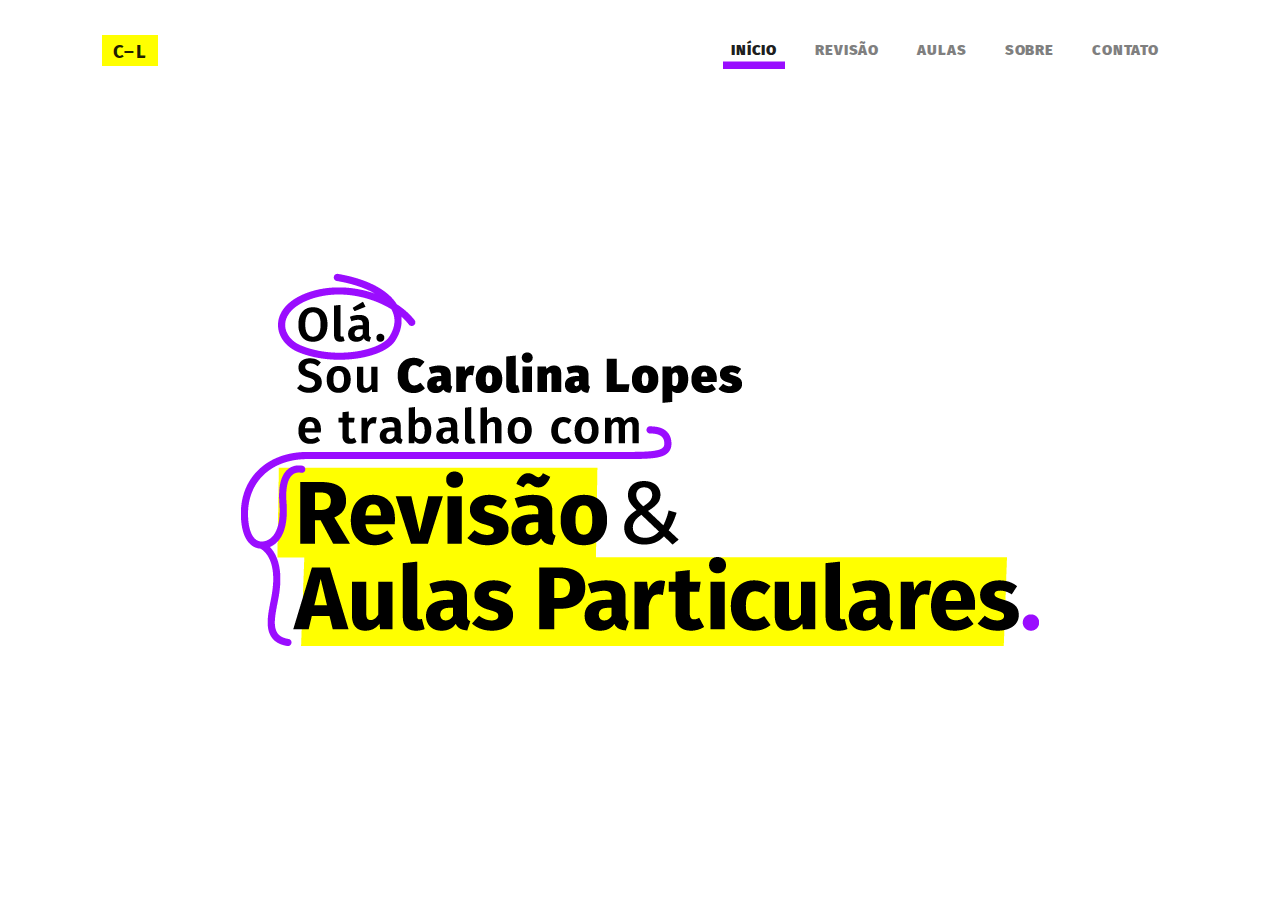
<file: index.html>
<!DOCTYPE html>
<html lang="pt-br">
<head>
	<!-- Required meta tags -->
	<meta charset="utf-8">
	<meta name="viewport" content="width=device-width, initial-scale=1, shrink-to-fit=no">

	<!-- CSS Principal -->
	<link rel="stylesheet" type="text/css" href="css/principal.css">

	<!-- CSS Custom Animate -->
	<link rel="stylesheet" type="text/css" href="css/custom-animate.css">

	<!-- Bootstrap 4.1.0 -->
	<link rel="stylesheet" href="css/bootstrap.min.css">
	<!-- Animate.css -->
	<link rel="stylesheet" href="css/animate.css">
	<!-- Fira Sans -->
	<link href="https://fonts.googleapis.com/css?family=Fira+Sans:400,900" rel="stylesheet">
	<!-- Font Awesome -->
	<link rel="stylesheet" href="https://use.fontawesome.com/releases/v5.0.10/css/all.css" integrity="sha384-+d0P83n9kaQMCwj8F4RJB66tzIwOKmrdb46+porD/OvrJ+37WqIM7UoBtwHO6Nlg" crossorigin="anonymous">

	<title>C-L Revisão e Aulas Particulares</title>
</head>
<body>
<div class="container d-flex h-100 p-3 mx-auto flex-column">

	<!-- Container da navbar, necess. para altura 100% -->
	<header class="masthead mb-auto"> 
		<!-- Raiz da navbar -->
		<nav class="navbar navbar-expand-lg navbar-light"> 
			<!-- Botão toggler de navbar mobile -->
			<button class="navbar-toggler" type="button" data-toggle="collapse" data-target="#navbarTogglerDemo03" aria-controls="navbarTogglerDemo03" aria-expanded="false" aria-label="Toggle navigation">
				<span class="navbar-toggler-icon"></span>
			</button>
			<!-- Logotipo -->
			<a id="CL-logo" class="navbar-brand" href="#"><strong>C&ndash;L</strong></a>
			<!-- Toggler -->
			<div id="navbarTogglerDemo03" class="collapse navbar-collapse">
				<!-- Links da navbar -->
				<ul class="navbar-nav ml-auto my-2">
					<li class="nav-item active">
						<a class="nav-link" href="index.html">Início<span class="sr-only">(current)</span></a>
					</li>
					<li class="nav-item">
						<a class="nav-link" href="revisao.html">Revisão</a>
					</li>
					<li class="nav-item">
						<a class="nav-link" href="aulas.html">Aulas</a>
					</li>
					<li class="nav-item">
						<a class="nav-link" href="sobre.html">Sobre</a>
					</li>
					<li class="nav-item">
						<a class="nav-link" href="contato.html">Contato</a>
					</li>
					<span></span>
				</ul>
			</div>
			
		</nav>
	</header>


	<main role="main" class="inner">

		<div class="row justify-content-center mx-0">

			<div class="d-none d-md-block"><img class="img-fluid pb-5" srcset="Graphics/capa/capa-lg.png 1x, Graphics/capa/capa-lg@2x.png 2x, Graphics/capa/capa-lg@3x.png 3x"></div>

			<div class="d-md-none"><img class="img-fluid pb-5" srcset="Graphics/capa/capa-sm.png"></div>

		</div>
	</main>
	
<!--Container principal
	<main role="main" class="inner">
		<div class="row justify-content-center align-items-center">
			<div class="col d-none d-md-block"><img class="mx-auto mw-100 pb-5" src="Graphics/capa/capa-lg.png"></div>
			<div class="col-auto d-md-none"><img class="mx-auto mw-100 pb-5" src="Graphics/capa/capa-sm.png"></div>
		</div>
	</main>-->

	<!-- Container footer necessário para altura 100% -->
	<footer class="mastfood mt-auto mx-auto"></footer> 

</div>

	<!-- Bootsrap JS, Popper, Jquery -->
	<script src="https://code.jquery.com/jquery-3.3.1.slim.min.js" integrity="sha384-q8i/X+965DzO0rT7abK41JStQIAqVgRVzpbzo5smXKp4YfRvH+8abtTE1Pi6jizo" crossorigin="anonymous"></script>
	<script src="js/bootstrap.bundle.min.js"></script>
</body>
</html>
</file>
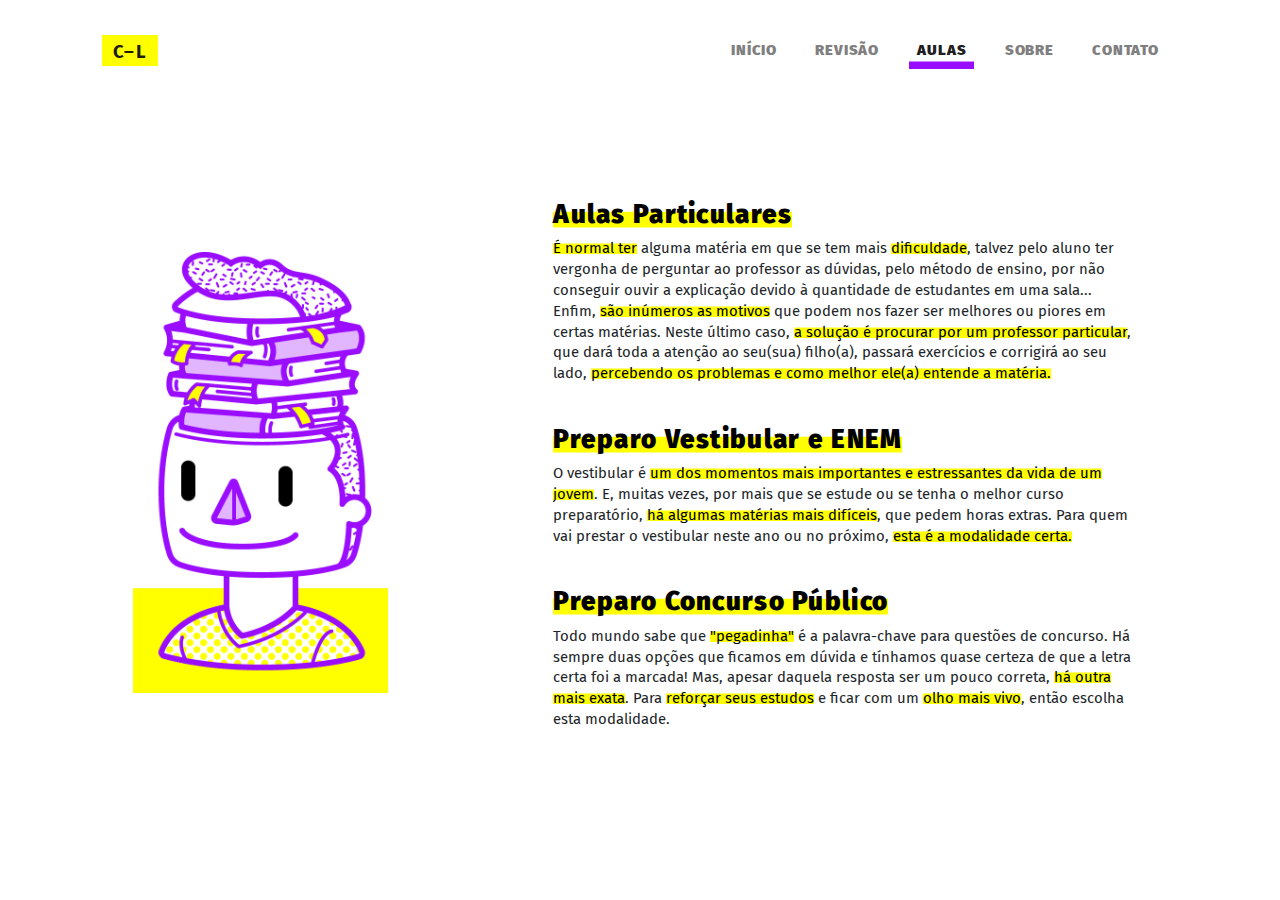
<file: aulas.html>
<!DOCTYPE html>
<html lang="pt-br">
<head>
	<!-- Required meta tags -->
	<meta charset="utf-8">
	<meta name="viewport" content="width=device-width, initial-scale=1, shrink-to-fit=no">

	<!-- CSS Principal -->
	<link rel="stylesheet" type="text/css" href="css/principal.css">

	<!-- CSS Custom Animate -->
	<link rel="stylesheet" type="text/css" href="css/custom-animate.css">

	<!-- Bootstrap 4.1.0 -->
	<link rel="stylesheet" href="css/bootstrap.min.css">
	<!-- Animate.css -->
	<link rel="stylesheet" href="css/animate.css">
	<!-- Fira Sans -->
	<link href="https://fonts.googleapis.com/css?family=Fira+Sans:400,900" rel="stylesheet">
	<!-- Font Awesome -->
	<link rel="stylesheet" href="https://use.fontawesome.com/releases/v5.0.10/css/all.css" integrity="sha384-+d0P83n9kaQMCwj8F4RJB66tzIwOKmrdb46+porD/OvrJ+37WqIM7UoBtwHO6Nlg" crossorigin="anonymous">

	<title>C-L Revisão e Aulas Particulares</title>
</head>
<body>
<div class="container d-flex h-100 p-3 mx-auto flex-column">

	<!-- Container da navbar, necess. para altura 100% -->
	<header class="masthead mb-auto"> 
		<!-- Raiz da navbar -->
		<nav class="navbar navbar-expand-lg navbar-light"> 
			<!-- Botão toggler de navbar mobile -->
			<button class="navbar-toggler" type="button" data-toggle="collapse" data-target="#navbarTogglerDemo03" aria-controls="navbarTogglerDemo03" aria-expanded="false" aria-label="Toggle navigation">
				<span class="navbar-toggler-icon"></span>
			</button>
			<!-- Logotipo -->
			<a id="CL-logo" class="navbar-brand" href="#"><strong>C&ndash;L</strong></a>
			<!-- Toggler -->
			<div id="navbarTogglerDemo03" class="collapse navbar-collapse">
				<!-- Links da navbar -->
				<ul class="navbar-nav ml-auto my-2">
					<li class="nav-item">
						<a class="nav-link" href="index.html">Início </a>
					</li>
					<li class="nav-item">
						<a class="nav-link" href="revisao.html">Revisão</a>
					</li>
					<li class="nav-item active">
						<a class="nav-link" href="aulas.html">Aulas<span class="sr-only">(current)</span></a>
					</li>
					<li class="nav-item">
						<a class="nav-link" href="sobre.html">Sobre</a>
					</li>
					<li class="nav-item">
						<a class="nav-link" href="contato.html">Contato</a>
					</li>
					<span></span>
				</ul>
			</div>
			
		</nav>
	</header>

	<!-- Container principal -->
	<main role="main" class="inner">
		<!-- Coluna central -->
		<div class="row justify-content-center align-items-center mb-4">
			<!-- Coluna esquerda com ilustração -->
			<div class="col-7 col-md-5 col-lg-3">
				<img class="mx-auto d-block mw-100 my-5" src="Graphics/2x/Aulas-1@2x.png">
			</div>
			<!-- divisor responsivo -->
			<div class="w-100 d-lg-none"></div>
			<!-- Coluna direita com texto e ícones -->
			<div class="col col-md-11 col-lg-8 text-center text-lg-left">
				<div class="row">
					<div class="col-12 col-lg-2 text-lg-right">
						<h3><i class="ser-fas fas fa-book"></i></h3>
					</div>
					<div class="col px-4">
						<h3><mark class="undermark">Aulas Particulares</mark></h3>
						<p><mark>É normal ter</mark> alguma matéria em que se tem mais <mark>diﬁculdade</mark>, talvez pelo aluno ter vergonha de perguntar ao professor as dúvidas, pelo método de ensino, por não conseguir ouvir a explicação devido à quantidade de estudantes em uma sala... Enﬁm, <mark>são inúmeros as motivos</mark> que podem nos fazer ser melhores ou piores em certas matérias. Neste último caso, <mark>a solução é procurar por um professor particular</mark>, que dará toda a atenção ao seu(sua) ﬁlho(a), passará exercícios e corrigirá ao seu lado, <mark>percebendo os problemas e como melhor ele(a) entende a matéria.</mark></p>
					</div>
				</div>
				<div class="row mt-4">
					<div class="col-12 col-lg-2 text-lg-right">
						<h3><i class="ser-fas fas fa-graduation-cap"></i></h3>
					</div>
					<div class="col px-4">
						<h3><mark class="undermark">Preparo Vestibular e ENEM</mark></h3>
						<p>O vestibular é <mark>um dos momentos mais importantes e estressantes da vida de um jovem</mark>. E, muitas vezes, por mais que se estude ou se tenha o melhor curso preparatório, <mark>há algumas matérias mais difíceis</mark>, que pedem horas extras. Para quem vai prestar o vestibular neste ano ou no próximo, <mark>esta é a modalidade certa.</mark></p>
					</div>
				</div>
				<div class="row mt-4">
					<div class="col-12 col-lg-2 text-lg-right">
						<h3><i class="ser-fas fas fa-briefcase"></i></h3>
					</div>
					<div class="col px-4">
						<h3><mark class="undermark">Preparo Concurso Público</mark></h3>
						<p>Todo mundo sabe que <mark>"pegadinha"</mark> é a palavra-chave para questões de concurso. Há sempre duas opções que ficamos em dúvida e tínhamos quase certeza de que a letra certa foi a marcada! Mas, apesar daquela resposta ser um pouco correta, <mark>há outra mais exata</mark>. Para <mark>reforçar seus estudos</mark> e ficar com um <mark>olho mais vivo</mark>, então escolha esta modalidade.</p>
					</div>
				</div>
			</div>
		</div>
	</main>
	<!-- Container footer necessário para altura 100% -->
	<footer class="mastfood mt-auto mx-auto"></footer>
</div>

	<!-- Bootsrap JS, Popper, Jquery -->
	<script src="https://code.jquery.com/jquery-3.3.1.slim.min.js" integrity="sha384-q8i/X+965DzO0rT7abK41JStQIAqVgRVzpbzo5smXKp4YfRvH+8abtTE1Pi6jizo" crossorigin="anonymous"></script>
	<script src="js/bootstrap.bundle.min.js"></script>
</body>
</html>
</file>
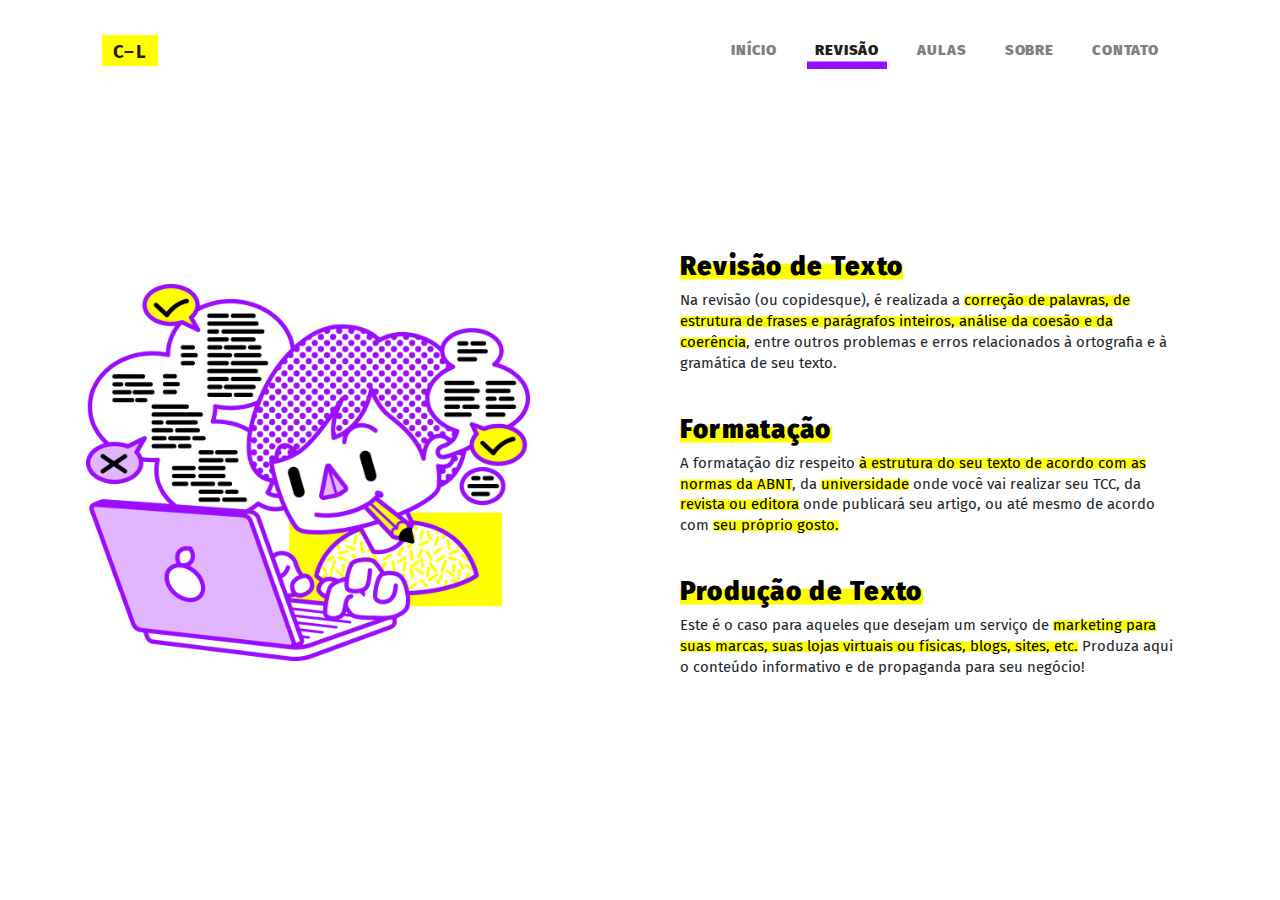
<file: revisao.html>
<!DOCTYPE html>
<html lang="pt-br">
<head>
	<!-- Required meta tags -->
	<meta charset="utf-8">
	<meta name="viewport" content="width=device-width, initial-scale=1, shrink-to-fit=no">

	<!-- CSS Principal -->
	<link rel="stylesheet" type="text/css" href="css/principal.css">

	<!-- CSS Custom Animate -->
	<link rel="stylesheet" type="text/css" href="css/custom-animate.css">

	<!-- Bootstrap 4.1.0 -->
	<link rel="stylesheet" href="css/bootstrap.min.css">
	<!-- Animate.css -->
	<link rel="stylesheet" href="css/animate.css">
	<!-- Fira Sans -->
	<link href="https://fonts.googleapis.com/css?family=Fira+Sans:400,900" rel="stylesheet">
	<!-- Font Awesome -->
	<link rel="stylesheet" href="https://use.fontawesome.com/releases/v5.0.10/css/all.css" integrity="sha384-+d0P83n9kaQMCwj8F4RJB66tzIwOKmrdb46+porD/OvrJ+37WqIM7UoBtwHO6Nlg" crossorigin="anonymous">

	<title>C-L Revisão e Aulas Particulares</title>
</head>
<body>
	<div class="container d-flex h-100 p-3 mx-auto flex-column">

		<!-- Container da navbar, necess. para altura 100% -->
		<header class="masthead mb-auto"> 
			<!-- Raiz da navbar -->
			<nav class="navbar navbar-expand-lg navbar-light"> 
				<!-- Botão toggler de navbar mobile -->
				<button class="navbar-toggler" type="button" data-toggle="collapse" data-target="#navbarTogglerDemo03" aria-controls="navbarTogglerDemo03" aria-expanded="false" aria-label="Toggle navigation">
					<span class="navbar-toggler-icon"></span>
				</button>
				<!-- Logotipo -->
				<a id="CL-logo" class="navbar-brand" href="#"><strong>C&ndash;L</strong></a>
				<!-- Toggler -->
				<div id="navbarTogglerDemo03" class="collapse navbar-collapse">
					<!-- Links da navbar -->
					<ul class="navbar-nav ml-auto my-2">
						<li class="nav-item">
							<a class="nav-link" href="index.html">Início </a>
						</li>
						<li class="nav-item active">
							<a class="nav-link" href="revisao.html">Revisão<span class="sr-only">(current)</span></a>
						</li>
						<li class="nav-item">
							<a class="nav-link" href="aulas.html">Aulas</a>
						</li>
						<li class="nav-item">
							<a class="nav-link" href="sobre.html">Sobre</a>
						</li>
						<li class="nav-item">
							<a class="nav-link" href="contato.html">Contato</a>
						</li>
						<span></span>
					</ul>
				</div>
				
			</nav>
		</header>

		<!-- Container principal -->
		<main role="main" class="inner">
			<!-- Coluna central -->
			<div class="row justify-content-center align-items-center mb-4">
				<!-- Coluna esquerda com ilustração -->
				<div class="col-11 col-md-7 col-lg-5">
					<img class="mx-auto d-block mw-100 my-5" src="Graphics/2x/Revisao-1@2x.png">
				</div>
				<!-- divisor responsivo -->
				<div class="w-100 d-lg-none"></div>
				<!-- Coluna direita com texto e ícones -->
				<div class="col col-md-11 col-lg-7 text-center text-lg-left">
					<div class="row">
						<div class="col-12 col-lg-2 text-lg-right">
							<h3><i class="ser-fas fas fa-search"></i></h3>
						</div>
						<div class="col px-4">
							<h3><mark class="undermark">Revisão de Texto</mark></h3>
							<p>Na revisão (ou copidesque), é realizada a <mark>correção de palavras, de estrutura de frases e parágrafos inteiros, análise da coesão e da coerência</mark>, entre outros problemas e erros relacionados à ortografia e à gramática de seu texto.</p>
						</div>
					</div>
					<div class="row mt-4">
						<div class="col-12 col-lg-2 text-lg-right">
							<h3><i class="ser-fas fas fa-indent"></i></h3>
						</div>
						<div class="col px-4">
							<h3><mark class="undermark">Formatação</mark></h3>
							<p>A formatação diz respeito <mark>à estrutura do seu texto de acordo com as normas da ABNT</mark>, da <mark>universidade</mark> onde você vai realizar seu TCC, da <mark>revista ou editora</mark> onde publicará seu artigo, ou até mesmo de acordo com <mark>seu próprio gosto.</mark></p>
						</div>
					</div>
					<div class="row mt-4">
						<div class="col-12 col-lg-2 text-lg-right">
							<h3><i class="ser-fas fas fa-pencil-alt"></i></h3>
						</div>
						<div class="col px-4">
							<h3><mark class="undermark">Produção de Texto</mark></h3>
							<p>Este é o caso para aqueles que desejam um serviço de <mark>marketing para suas marcas, suas lojas virtuais ou físicas, blogs, sites, etc.</mark> Produza aqui o conteúdo informativo e de propaganda para seu negócio!</p>
						</div>
					</div>
				</div>
			</div>
		</main>
		<!-- Container footer necessário para altura 100% -->
		<footer class="mastfood mt-auto mx-auto"></footer>
	</div>

	<!-- Bootsrap JS, Popper, Jquery -->
	<script src="https://code.jquery.com/jquery-3.3.1.slim.min.js" integrity="sha384-q8i/X+965DzO0rT7abK41JStQIAqVgRVzpbzo5smXKp4YfRvH+8abtTE1Pi6jizo" crossorigin="anonymous"></script>
	<script src="js/bootstrap.bundle.min.js"></script>
</body>
</html>
</file>
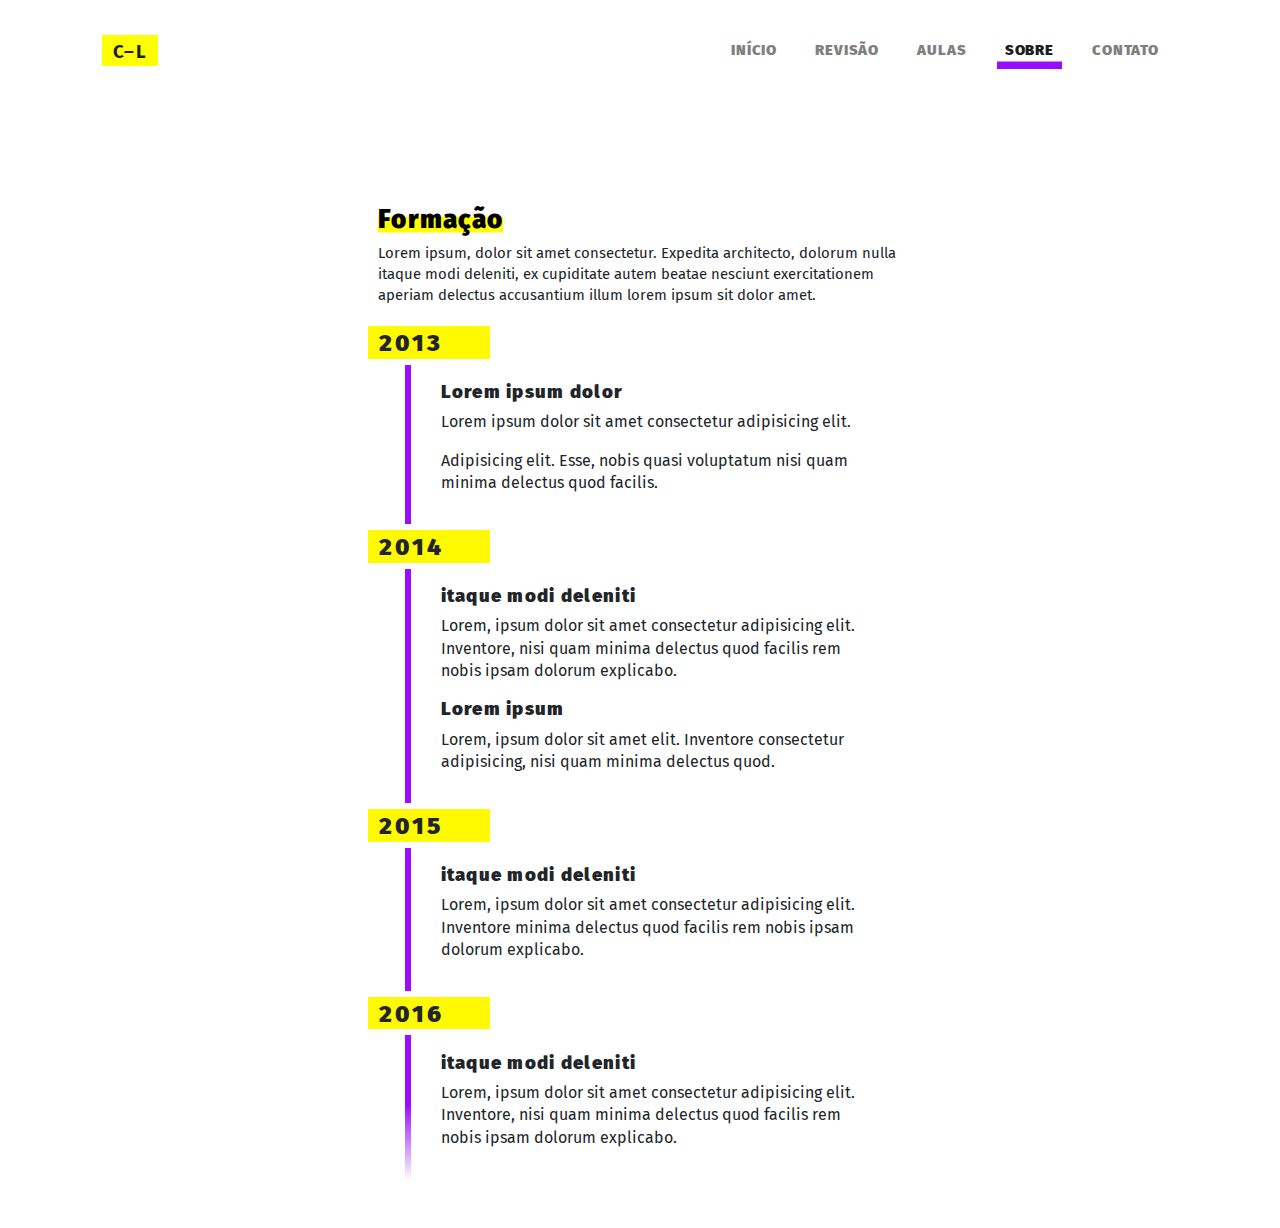
<file: sobre.html>
<!DOCTYPE html>
<html lang="pt-br">
<head>
	<!-- Required meta tags -->
	<meta charset="utf-8">
	<meta name="viewport" content="width=device-width, initial-scale=1, shrink-to-fit=no">

	<!-- CSS Principal -->
	<link rel="stylesheet" type="text/css" href="css/principal.css">
	<!-- CSS da Timeline -->
	<link rel="stylesheet" type="text/css" href="css/timeline.css">
	<!-- CSS Custom Animate -->
	<link rel="stylesheet" type="text/css" href="css/custom-animate.css">

	<!-- Bootstrap 4.1.0 -->
	<link rel="stylesheet" href="css/bootstrap.min.css">
	<!-- Animate.css -->
	<link rel="stylesheet" href="css/animate.css">
	<!-- Fira Sans -->
	<link href="https://fonts.googleapis.com/css?family=Fira+Sans:400,900" rel="stylesheet">
	<!-- Font Awesome -->
	<link rel="stylesheet" href="https://use.fontawesome.com/releases/v5.0.10/css/all.css" integrity="sha384-+d0P83n9kaQMCwj8F4RJB66tzIwOKmrdb46+porD/OvrJ+37WqIM7UoBtwHO6Nlg" crossorigin="anonymous">

	<title>C-L Revisão e Aulas Particulares</title>
</head>
<body>
<div class="container d-flex h-100 p-3 mx-auto flex-column">

	<!-- Container da navbar, necess. para altura 100% -->
	<header class="masthead mb-auto"> 
		<!-- Raiz da navbar -->
		<nav class="navbar navbar-expand-lg navbar-light"> 
			<!-- Botão toggler de navbar mobile -->
			<button class="navbar-toggler" type="button" data-toggle="collapse" data-target="#navbarTogglerDemo03" aria-controls="navbarTogglerDemo03" aria-expanded="false" aria-label="Toggle navigation">
				<span class="navbar-toggler-icon"></span>
			</button>
			<!-- Logotipo -->
			<a id="CL-logo" class="navbar-brand" href="#"><strong>C&ndash;L</strong></a>
			<!-- Toggler -->
			<div id="navbarTogglerDemo03" class="collapse navbar-collapse">
				<!-- Links da navbar -->
				<ul class="navbar-nav ml-auto my-2">
					<li class="nav-item">
						<a class="nav-link" href="index.html">Início </a>
					</li>
					<li class="nav-item">
						<a class="nav-link" href="revisao.html">Revisão</a>
					</li>
					<li class="nav-item">
						<a class="nav-link" href="aulas.html">Aulas</a>
					</li>
					<li class="nav-item active">
						<a class="nav-link" href="sobre.html">Sobre<span class="sr-only">(current)</span></a>
					</li>
					<li class="nav-item">
						<a class="nav-link" href="contato.html">Contato</a>
					</li>
					<span></span>
				</ul>
			</div>
			
		</nav>
	</header>

	<!-- Container principal -->
	<main role="main" class="inner container">
		<!-- Coluna central -->

		<div class="row justify-content-center align-items-center mb-5">
			<div class="col col-md-8 col-lg-6 time-margin">
				<h3><mark class="undermark">Formação</mark></h3>
				<p>Lorem ipsum, dolor sit amet consectetur. Expedita architecto, dolorum nulla itaque modi deleniti, ex cupiditate autem beatae nesciunt exercitationem aperiam delectus accusantium illum lorem ipsum sit dolor amet.</p>

				<div class="timeline-item" date-is='2013'>
					<h5>Lorem ipsum dolor</h5>
					<p>
						Lorem ipsum dolor sit amet consectetur adipisicing elit.
					</p>
					<p>
						Adipisicing elit. Esse, nobis quasi voluptatum nisi quam minima delectus quod facilis.
					</p>
				</div>
				
				<div class="timeline-item" date-is='2014'>
					<h5>itaque modi deleniti</h5>
					<p>
						Lorem, ipsum dolor sit amet consectetur adipisicing elit. Inventore, nisi quam minima delectus quod facilis rem nobis ipsam dolorum explicabo.
					</p>

					<h5>Lorem ipsum</h5>
					<p>
						Lorem, ipsum dolor sit amet elit. Inventore consectetur adipisicing, nisi quam minima delectus quod.
					</p>
				</div>

				<div class="timeline-item" date-is='2015'>
					<h5>itaque modi deleniti</h5>
					<p>
						Lorem, ipsum dolor sit amet consectetur adipisicing elit. Inventore minima delectus quod facilis rem nobis ipsam dolorum explicabo.
					</p>
				</div>

				<div class="timeline-item" date-is='2016'>
					<h5>itaque modi deleniti</h5>
					<p>
						Lorem, ipsum dolor sit amet consectetur adipisicing elit. Inventore, nisi quam minima delectus quod facilis rem nobis ipsam dolorum explicabo.
					</p>
				</div>

			</div>

		</div>
	</main>
	<!-- Container footer necessário para altura 100% -->
	<footer class="mastfood mt-auto mx-auto"></footer>
</div>

	<!-- Bootsrap JS, Popper, Jquery -->
	<script src="https://code.jquery.com/jquery-3.3.1.slim.min.js" integrity="sha384-q8i/X+965DzO0rT7abK41JStQIAqVgRVzpbzo5smXKp4YfRvH+8abtTE1Pi6jizo" crossorigin="anonymous"></script>
	<script src="js/bootstrap.bundle.min.js"></script>
</body>
</html>
</file>
<file: css/principal.css>
/* * {
	box-shadow: inset 0 0 0 1px rgba(0, 255, 0, 0.3);
} */

body {
	height: 100vh;
	display: -ms-flexbox;
	display: -webkit-box;
	display: flex;
	-ms-flex-pack: center;
	-webkit-box-pack: center;
	justify-content: center;
	/*typography*/
	line-height: 1.4 !important;
	/* font-size: 1.7vh !important; */
}

/*Tipografia responsiva*/

@media (max-width: 767.98px) {
	body {
	font-size: 1.3rem !important;
	}
	.ser-fas.fas {
	font-size: 3rem !important;
	}
	.contato-P {
	font-size: 1.3 !important;
	}
}

@media (min-width: 768px) and (max-width: 991.98px) {
	body {
	font-size: 1.2rem !important;
	}
	.ser-fas.fas {
	font-size: 3rem !important;
	}
	.contato-P {
	font-size: 1.2rem !important;
	}
}

@media (min-width: 992px) {
	body {
	font-size: 0.93rem !important;
	}
	.ser-fas.fas {
	font-size: 2rem !important;
	}
	.contato-P {
	font-size: 1.5rem !important;
	}
}

/*Estilo do logotipo*/

#CL-logo {
	background-color: #ffff00;
	padding: 0.25rem 0.7rem 0.1rem 0.7rem;
	letter-spacing: 0.08rem !important;
}

/*Estilo dos ícones Font Awesome*/

.fas {
	color: #990dff !important;
	/* margin-bottom: 1rem; */
}

/*Estilo dos títulos*/

.h1, .h2, .h3, .h4, .h5, .h6, h1, h2, h3, h4, h5, h6 {
	font-weight: 900 !important;
	letter-spacing: 0.08rem !important;
}

/*Efeito marca-texto*/

.undermark {
	background-color: transparent !important;
	padding: 0 !important;
	box-shadow:
    inset 0 -0.1em white,
    inset 0 -0.7em #ffff00;
}

mark {
	padding: 0 !important;
	background-color: transparent !important;
	box-shadow:
	inset 0 -0.2em white,
    inset 0 -0.9em #ffff00;
}

/*Navbar underline*/

.nav-link {
	font-weight: 900 !important;
	text-transform: uppercase !important;
	letter-spacing: 0.05rem !important;
	margin: 0 0.7rem !important;
}

.nav-link {
	display: inline-block;
	text-decoration: none;
	text-transform: uppercase;
	position: relative;
	-webkit-transition: all 0.4s ease;
	transition: all 0.4s ease;
}

/* Underline Hover simples com box-shadow */
.nav-link:hover, .active > .nav-link {
	box-shadow:
    /* inset 0 -0.1em white, */
    inset 0 -0.5em #990dff;
}
</file>
<file: css/timeline.css>
@media (max-width: 767.98px) {
	.time-margin {
    margin-top: 1.5em;
  }
}

@media (min-width: 768px) and (max-width: 991.98px) {
	.time-margin {
    margin-top: 3em;
  }
}

@media (min-width: 992px) {
	.time-margin {
    margin-top: 8em;
  }
}

.timeline-item {
  padding: 4em 2em 1em;
  margin-left: 1.8em;
  position: relative;
  border-left: 6px solid	rgb(154, 13, 255, 1);
}
.timeline-item p {
  font-size: 1rem;
}
.timeline-item::after {
  content: attr(date-is);
  position: absolute;
  left: -1.3em;
  font-weight: bold;
  top: 0.2em;
  display: block;
  font-weight: 900;
  font-size: 1.62em;
  letter-spacing: 0.1em;
}
.timeline-item::before {
  width: 9em;
  height: 3em;
  display: block;
  top: -0.1em;
  position: absolute;
  left: -3.3em;
  content: '';
  background: rgb(255, 250, 0, 1);
  border: 6px solid white;
}

.timeline-item:last-child {
-o-border-image: linear-gradient(to bottom, rgb(154, 13, 255, 1) 60%, rgba(154, 13, 255, 0)) 1 100%;
    
border-image: linear-gradient(to bottom, rgb(154, 13, 255, 1) 60%, rgba(154, 13, 255, 0)) 1 100%;
}
</file>
